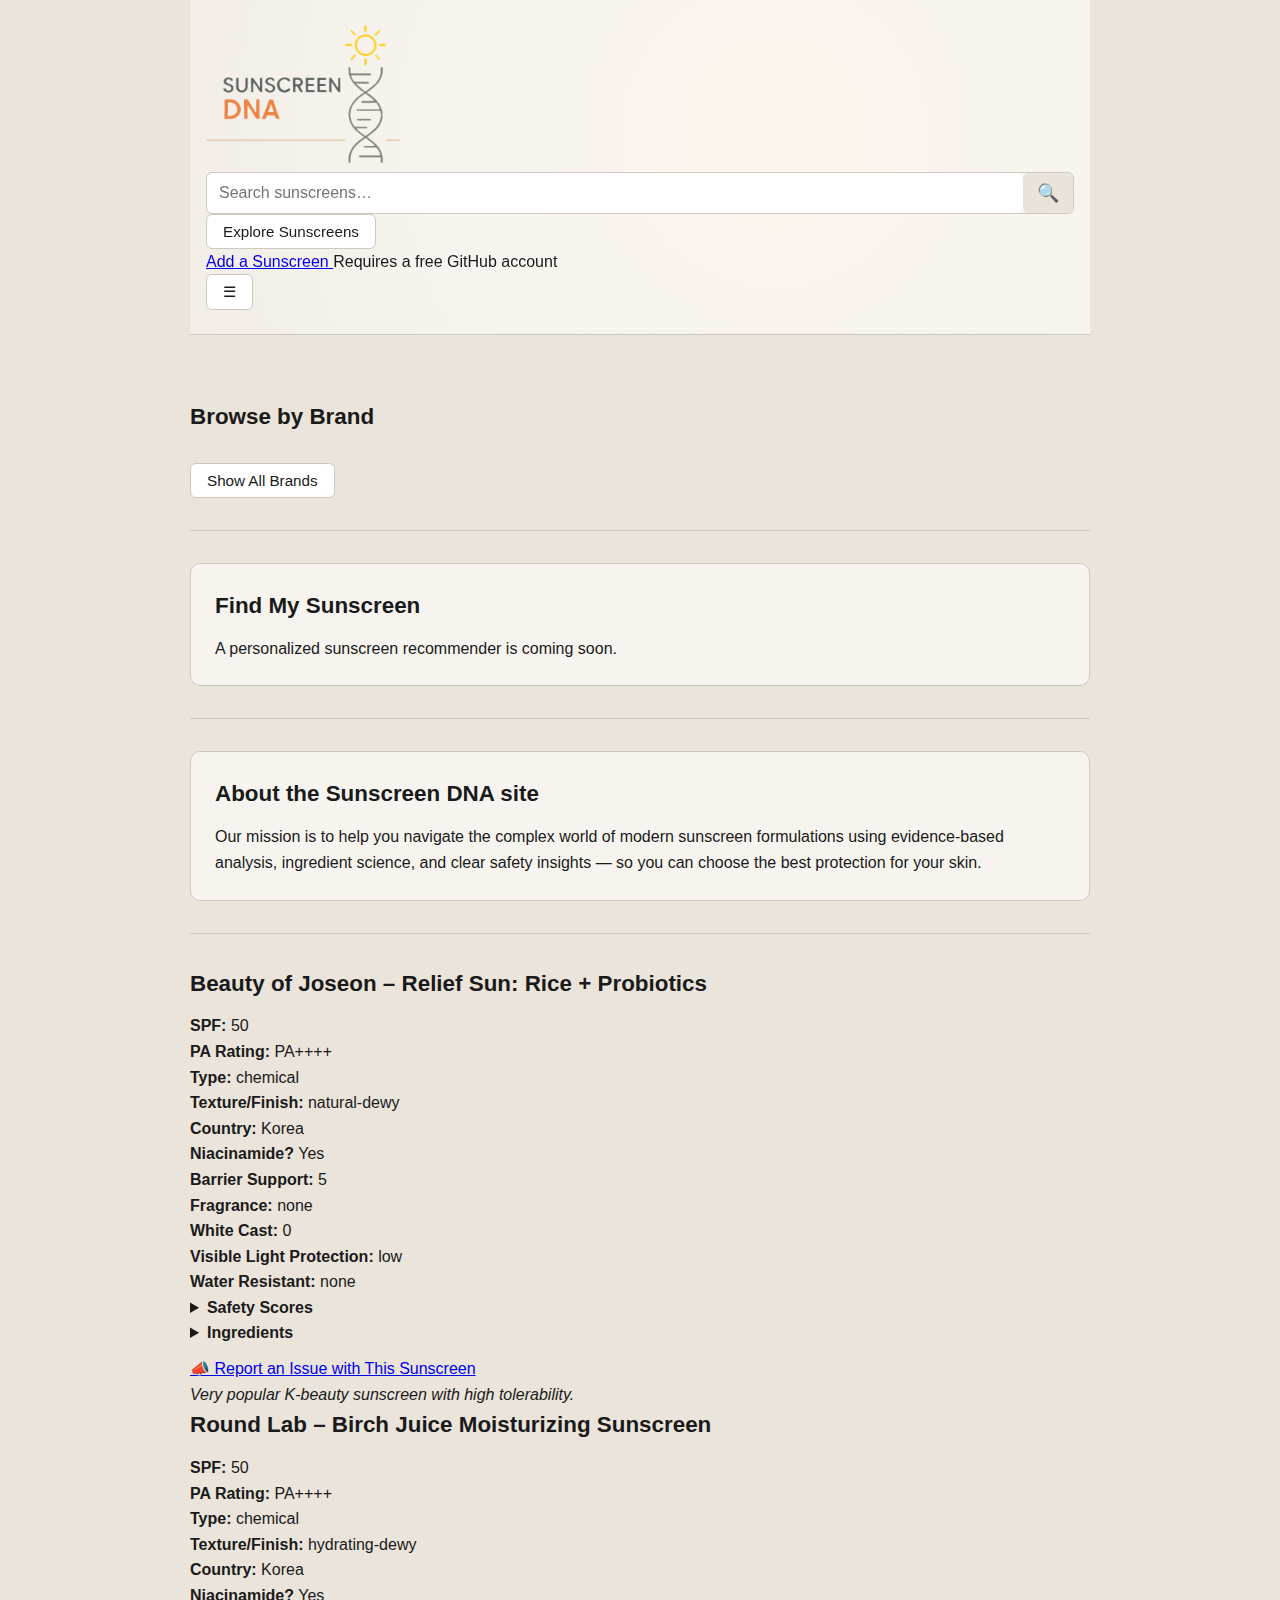
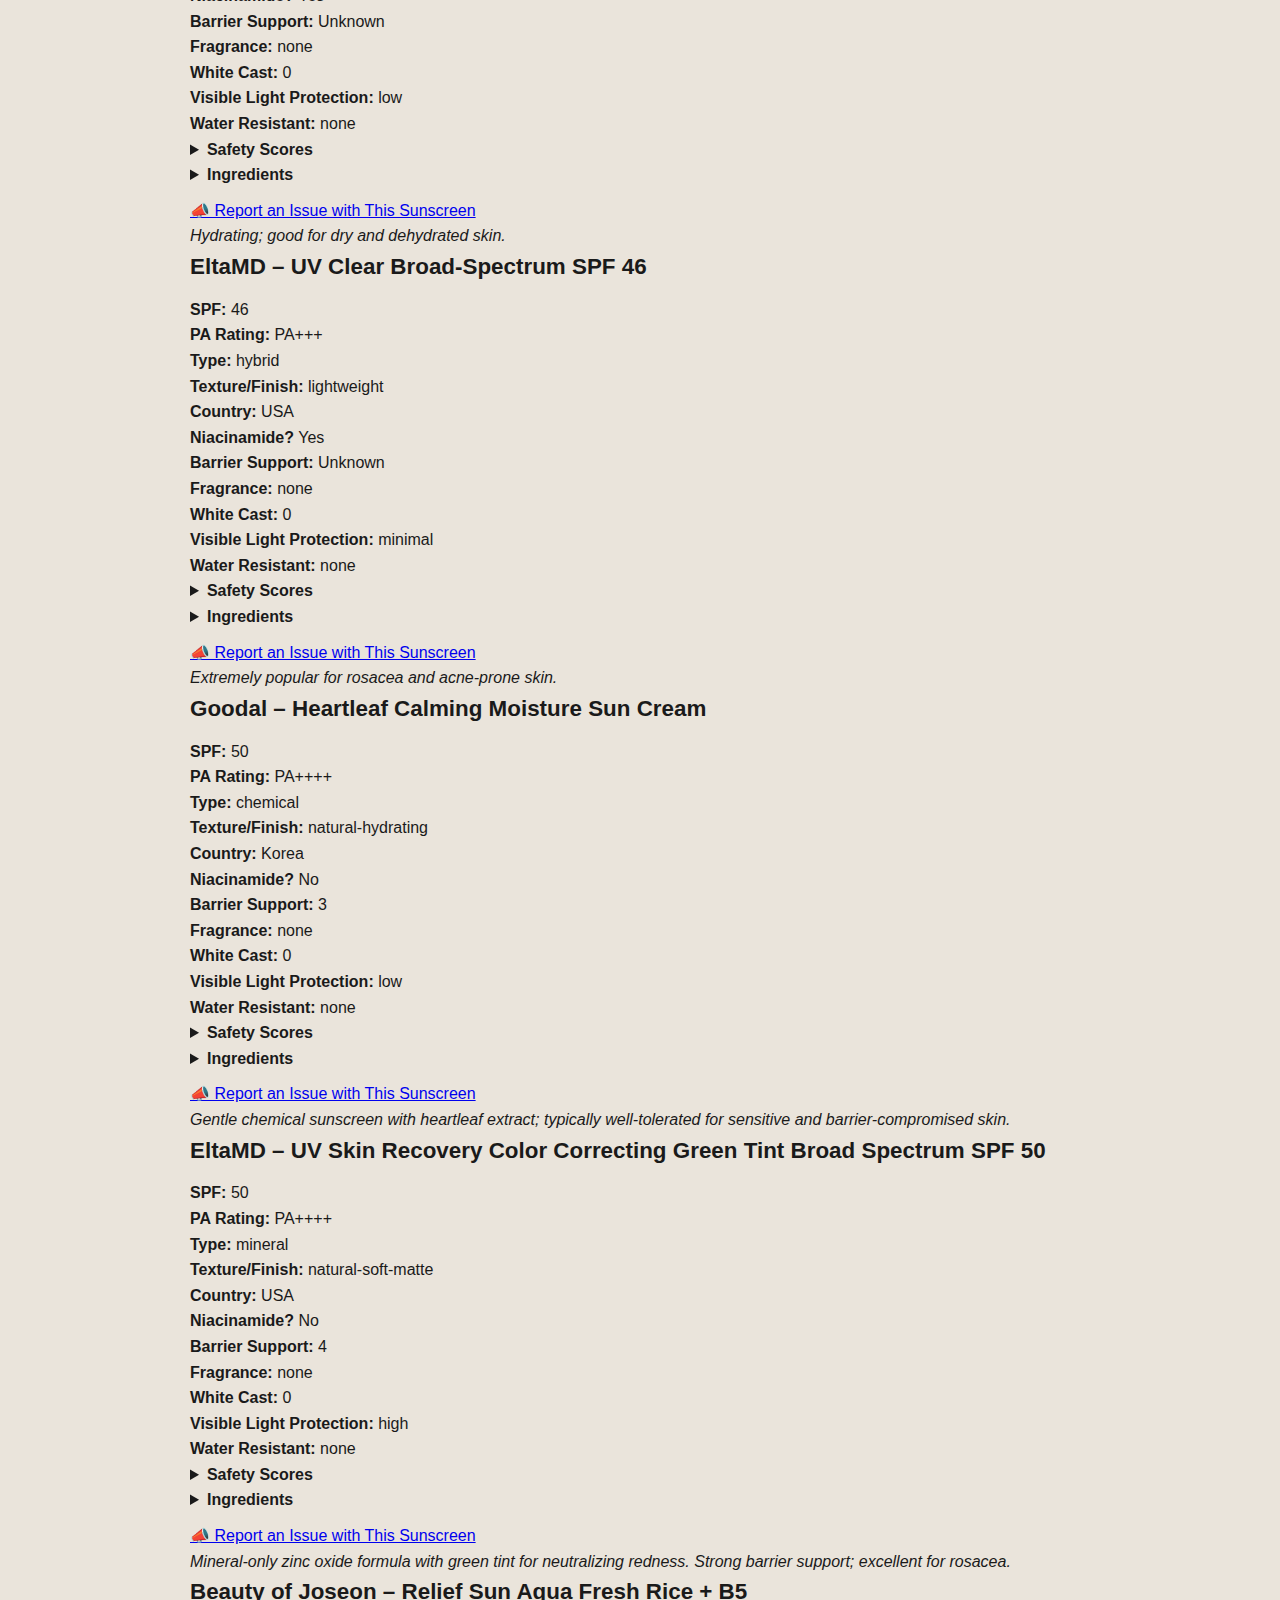
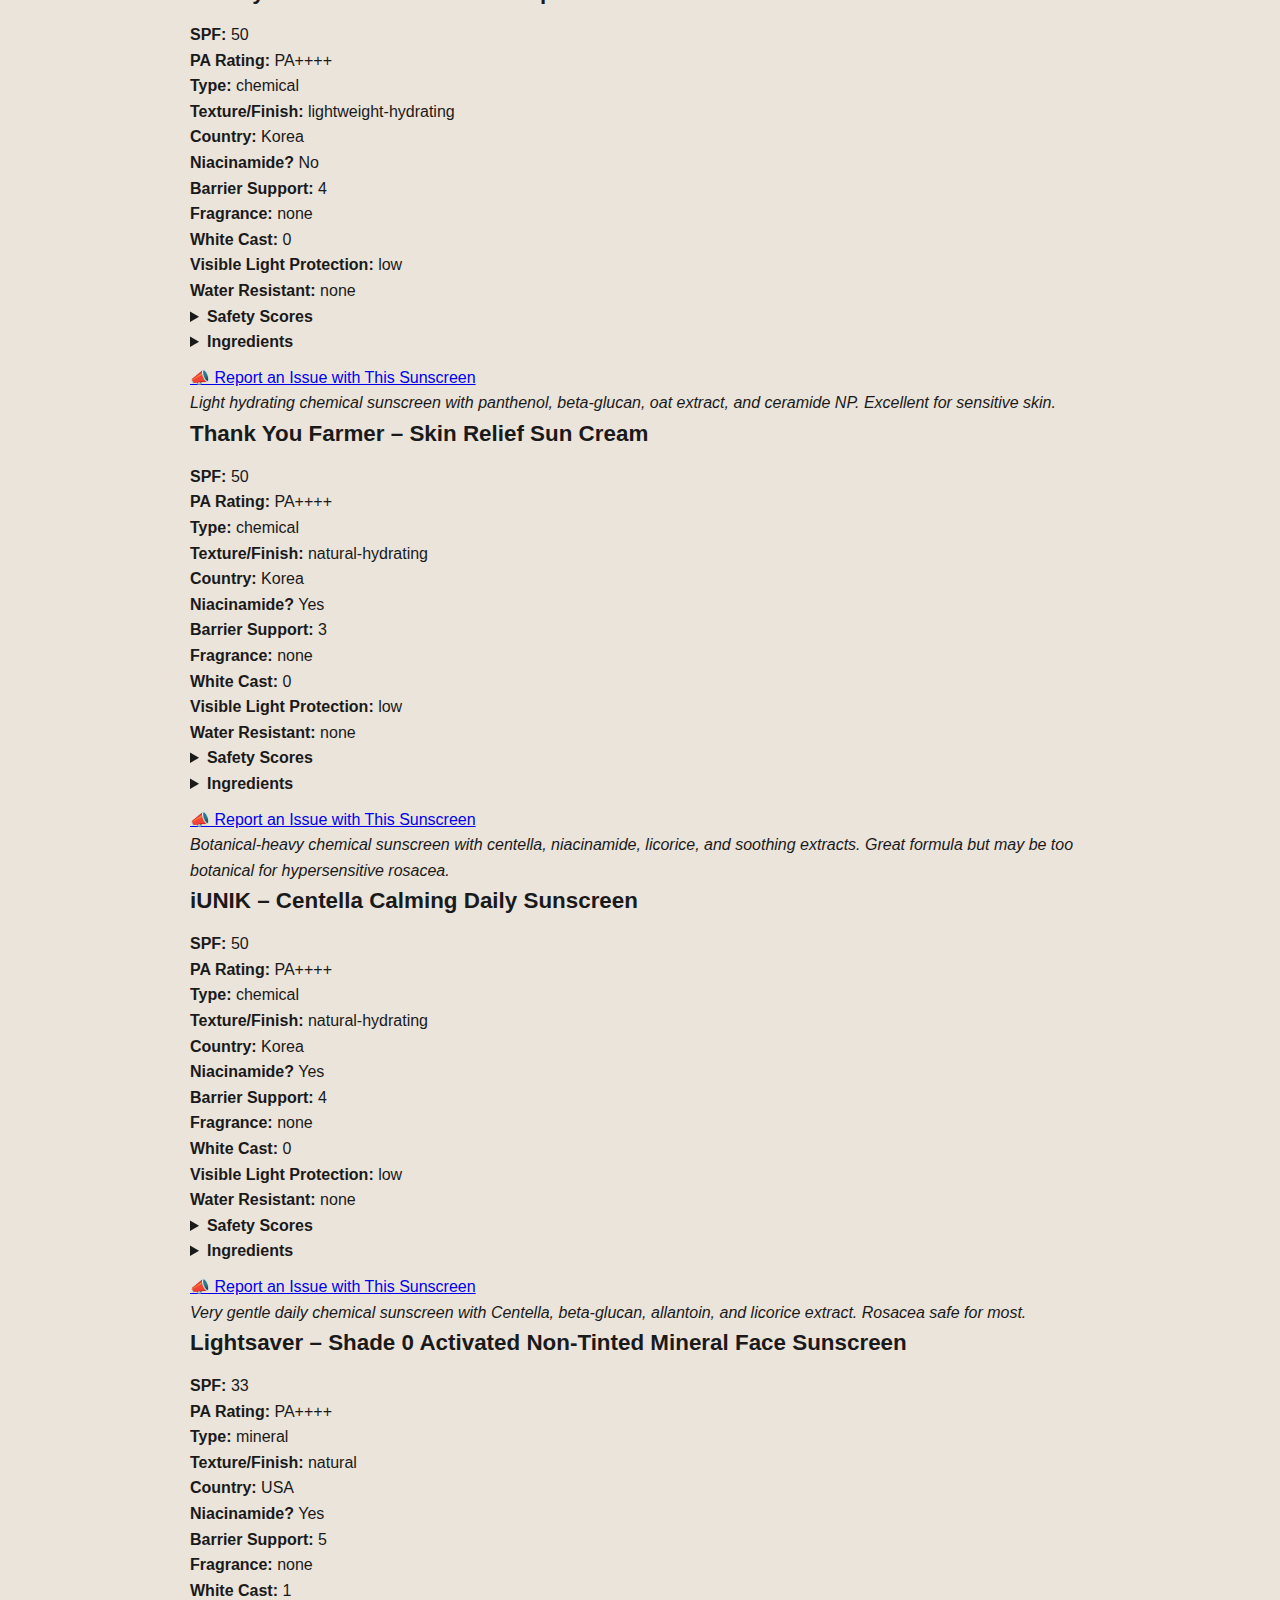
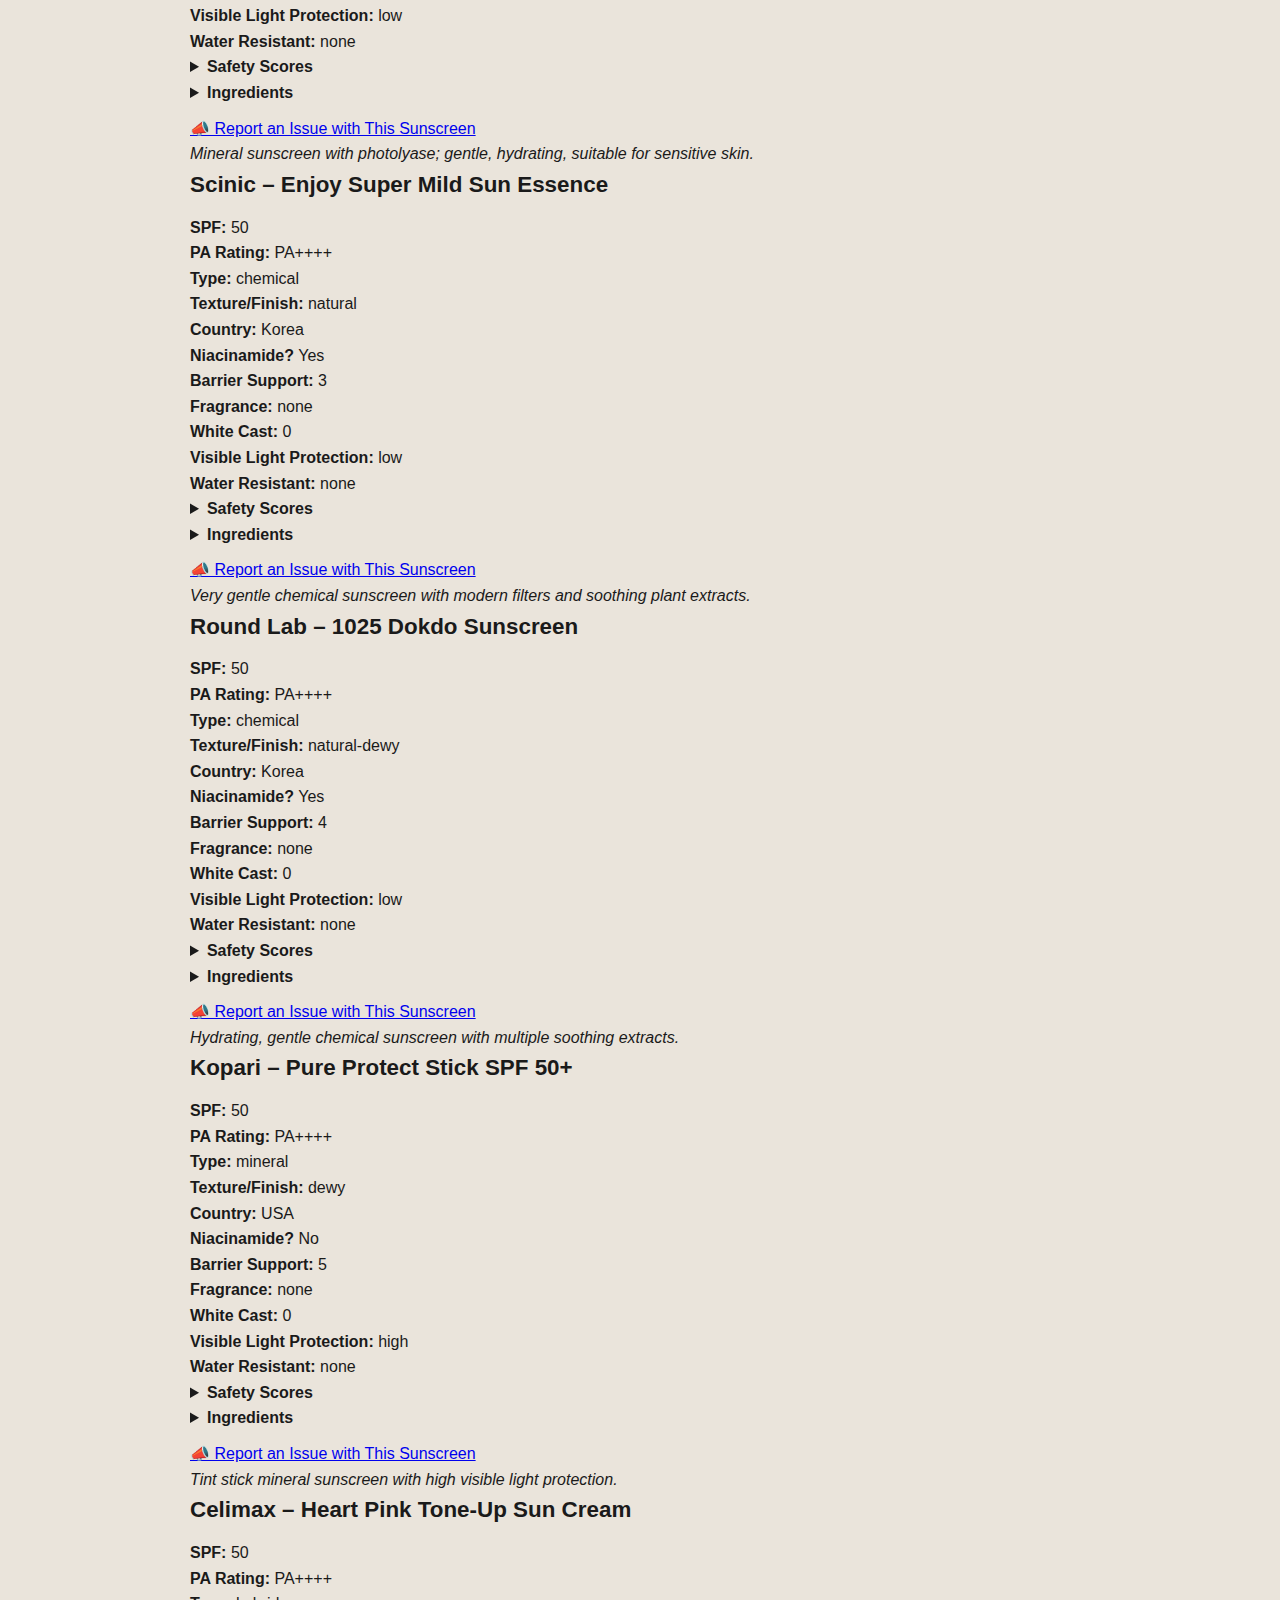
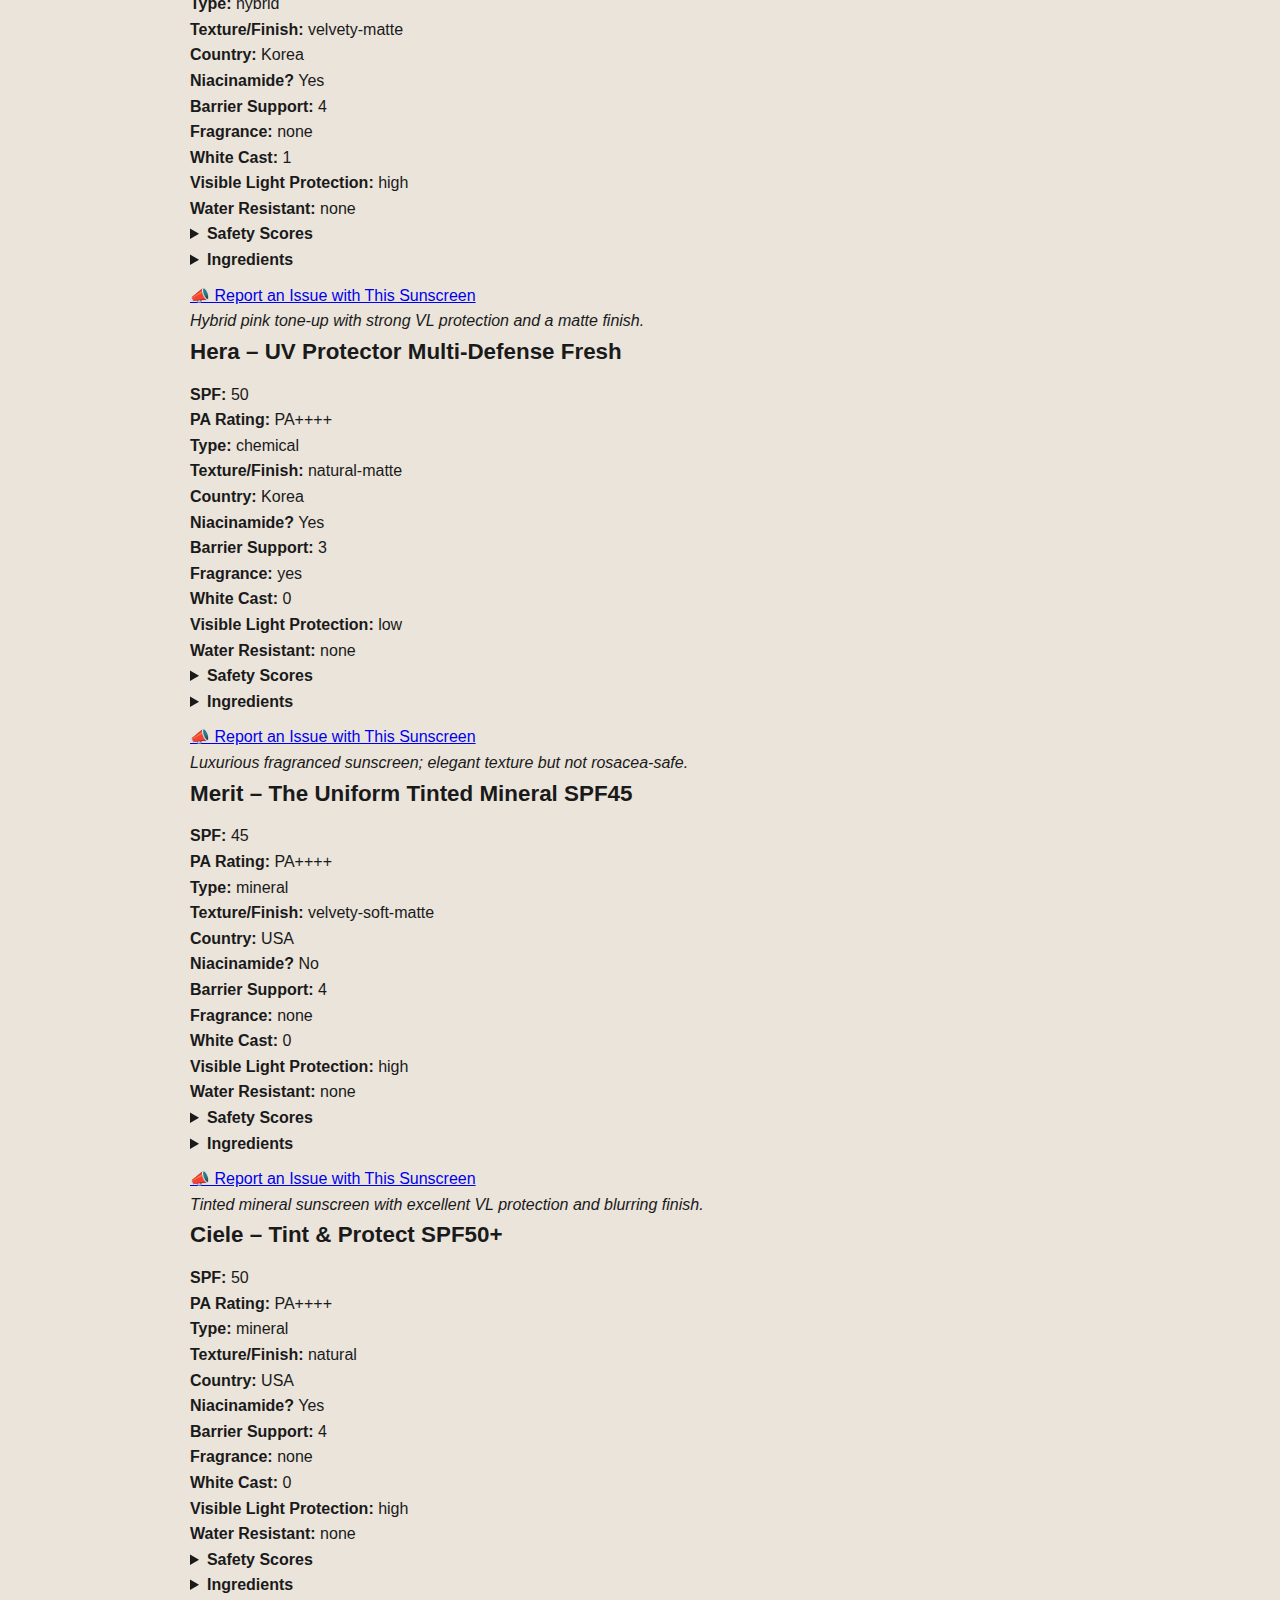
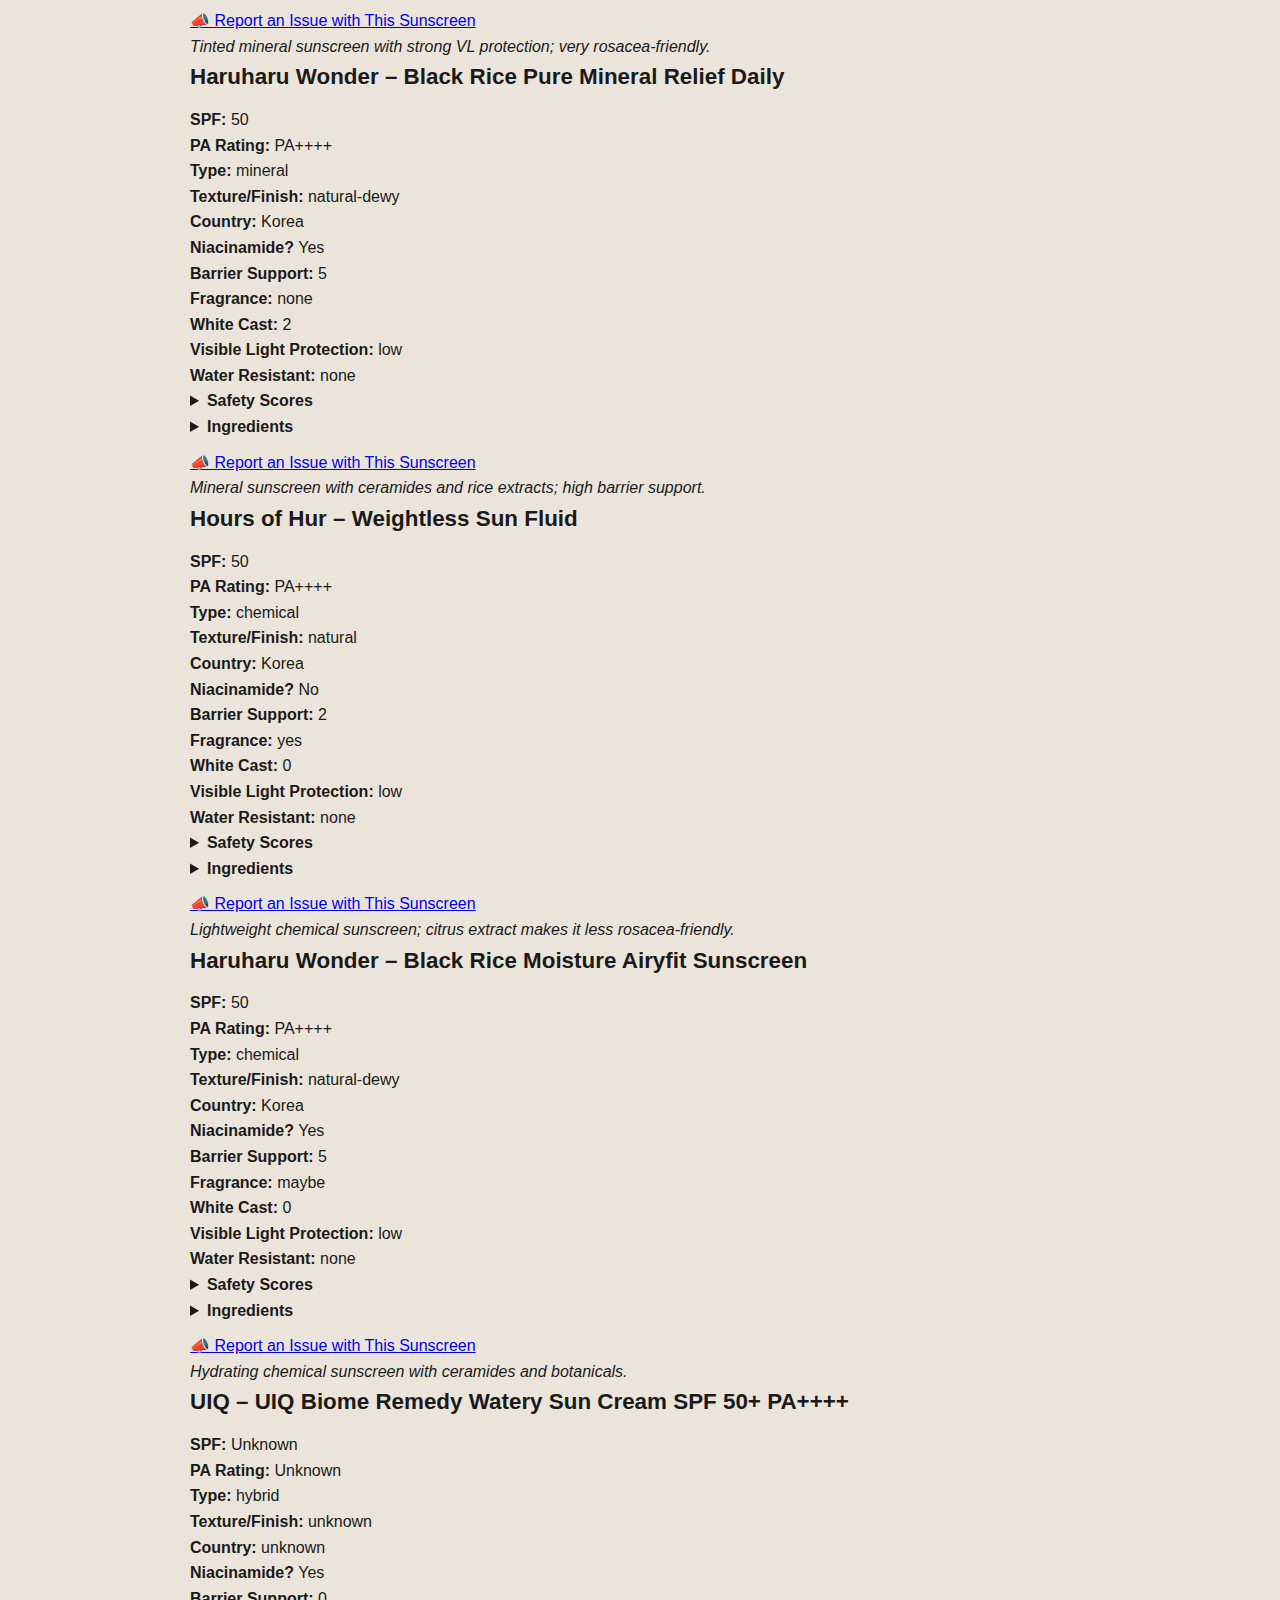
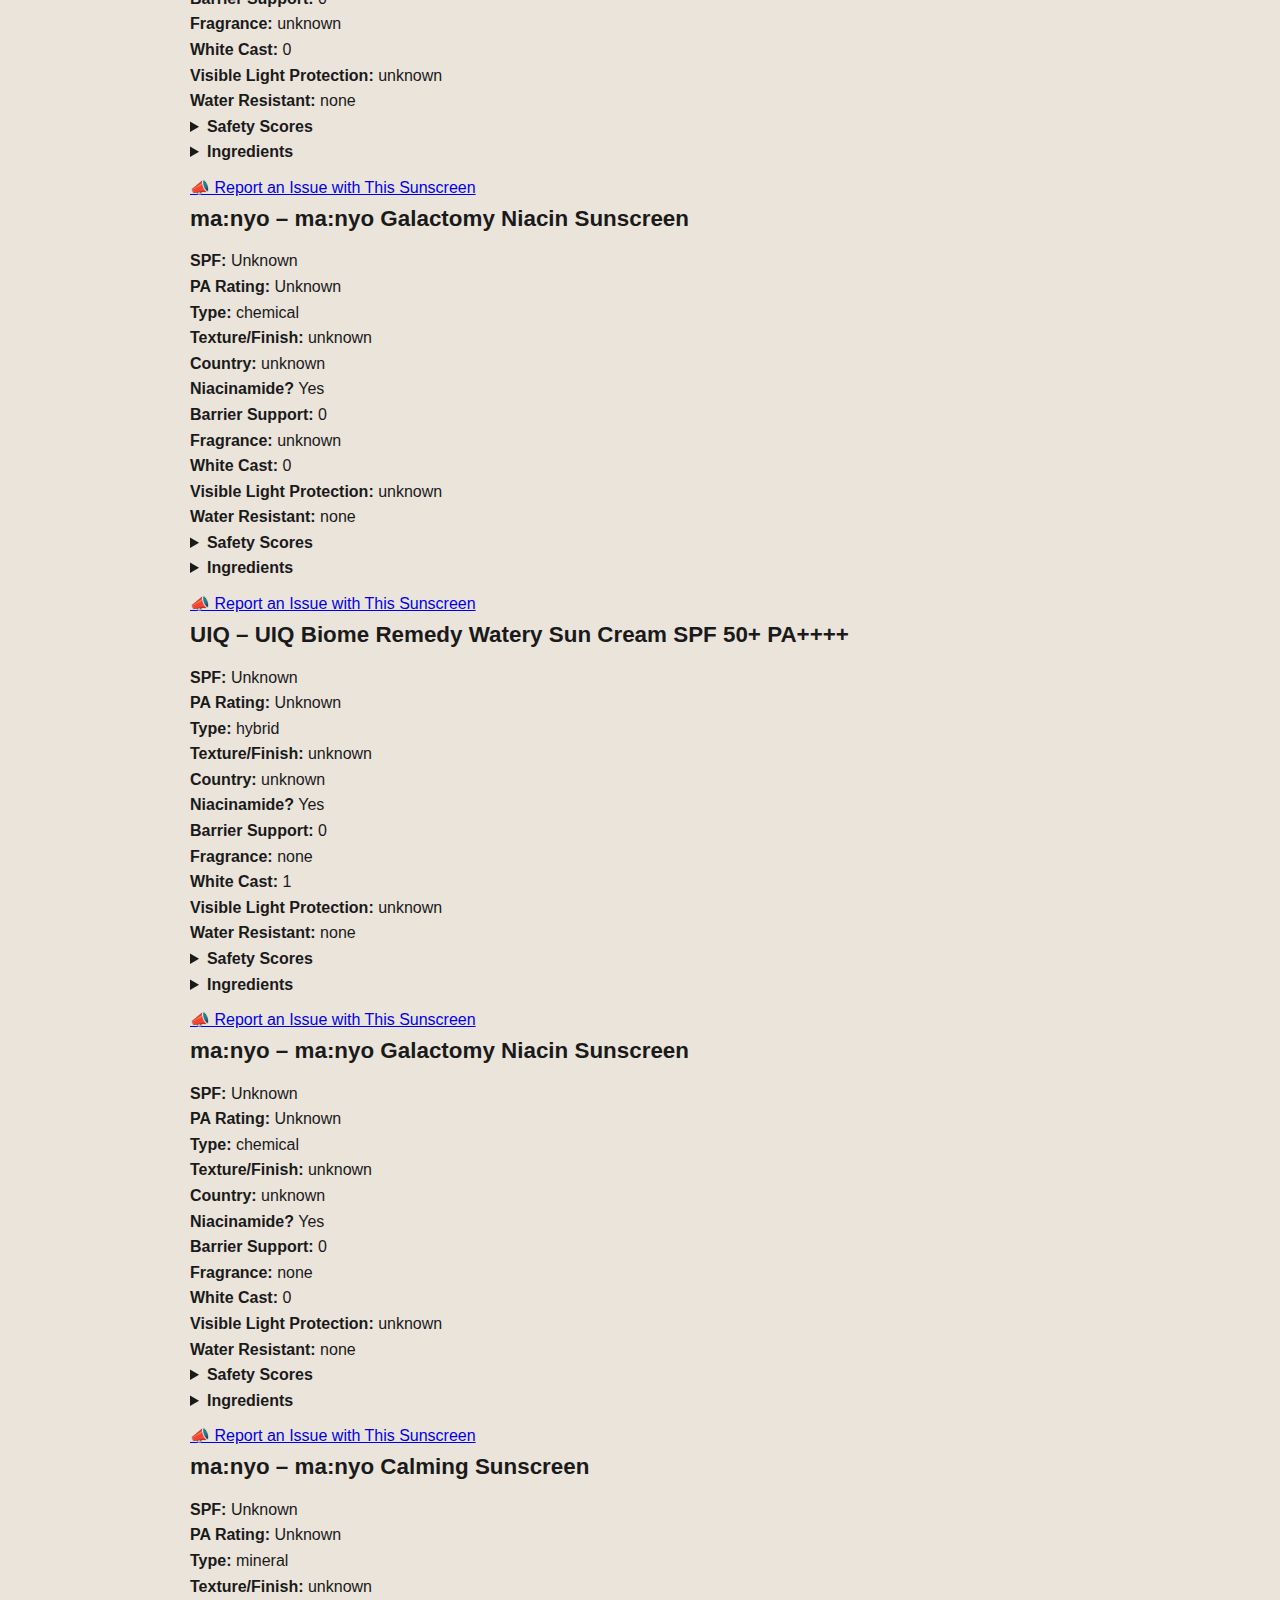
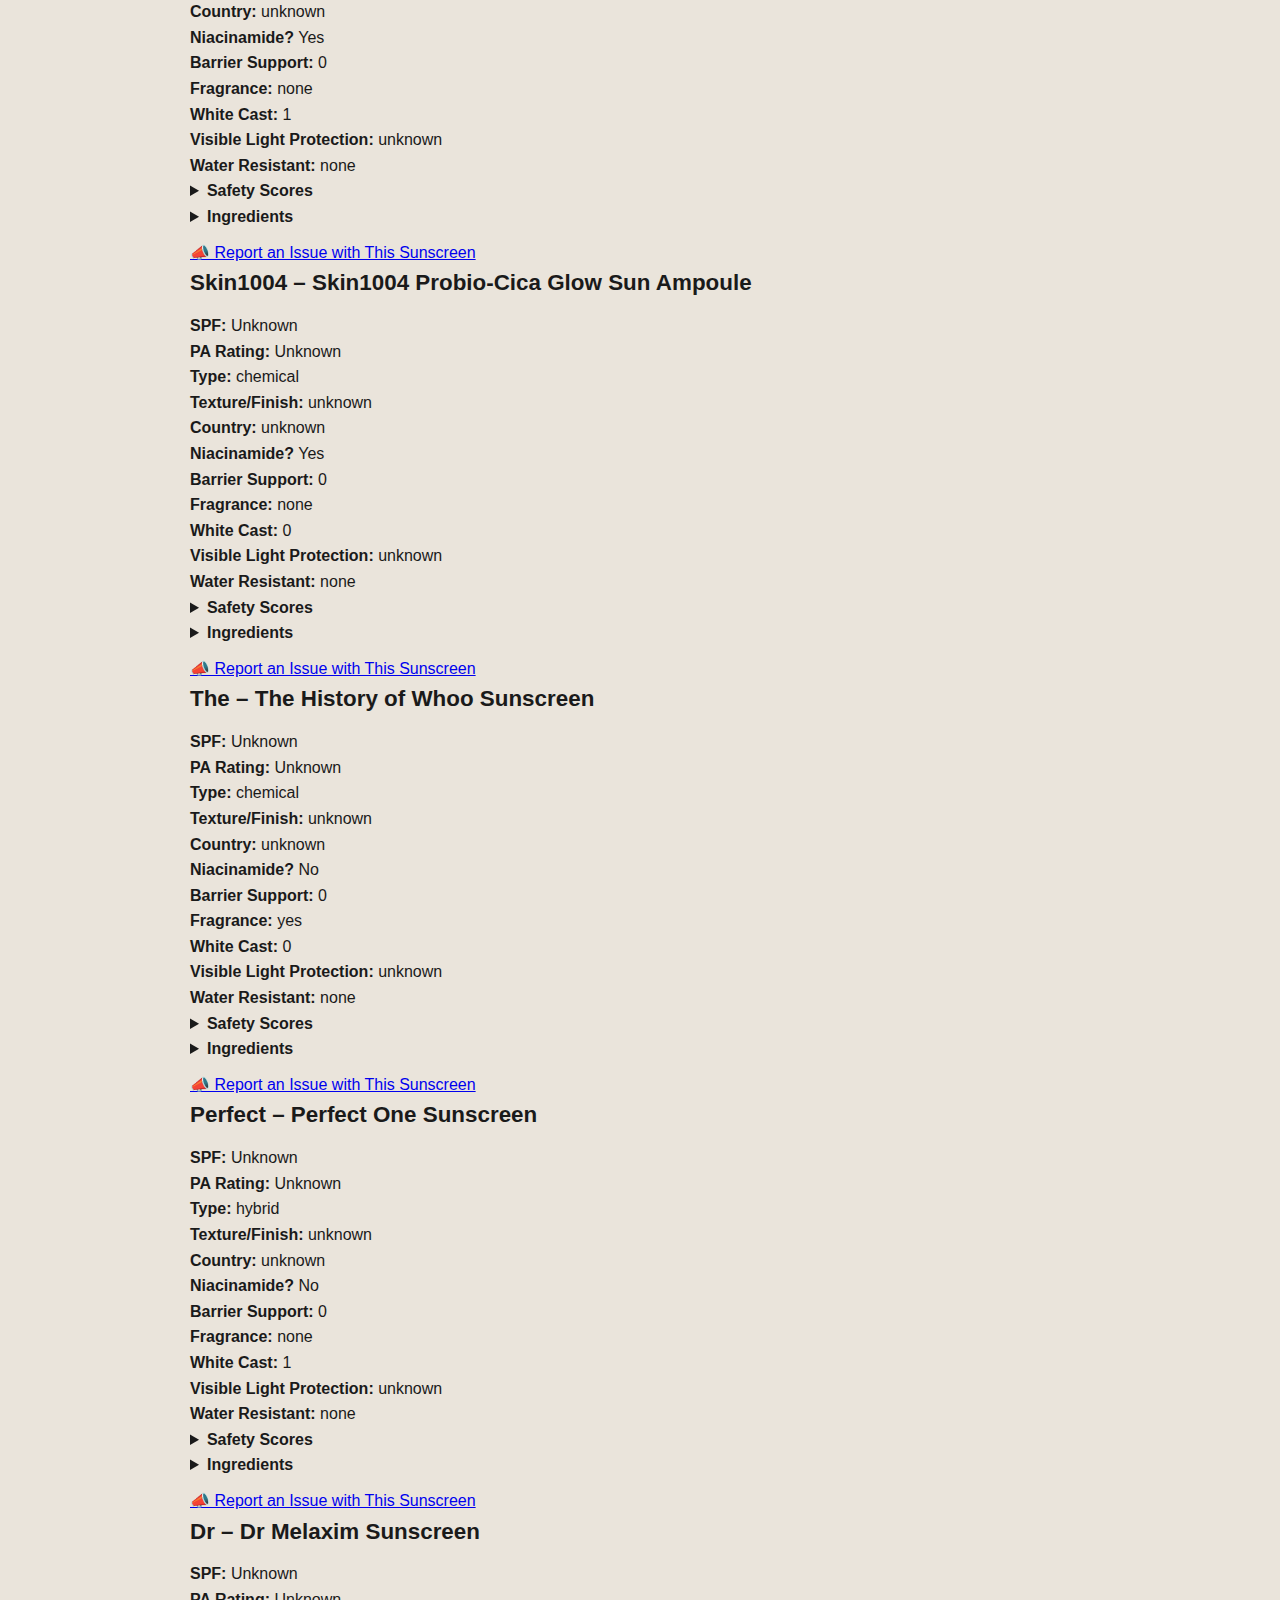
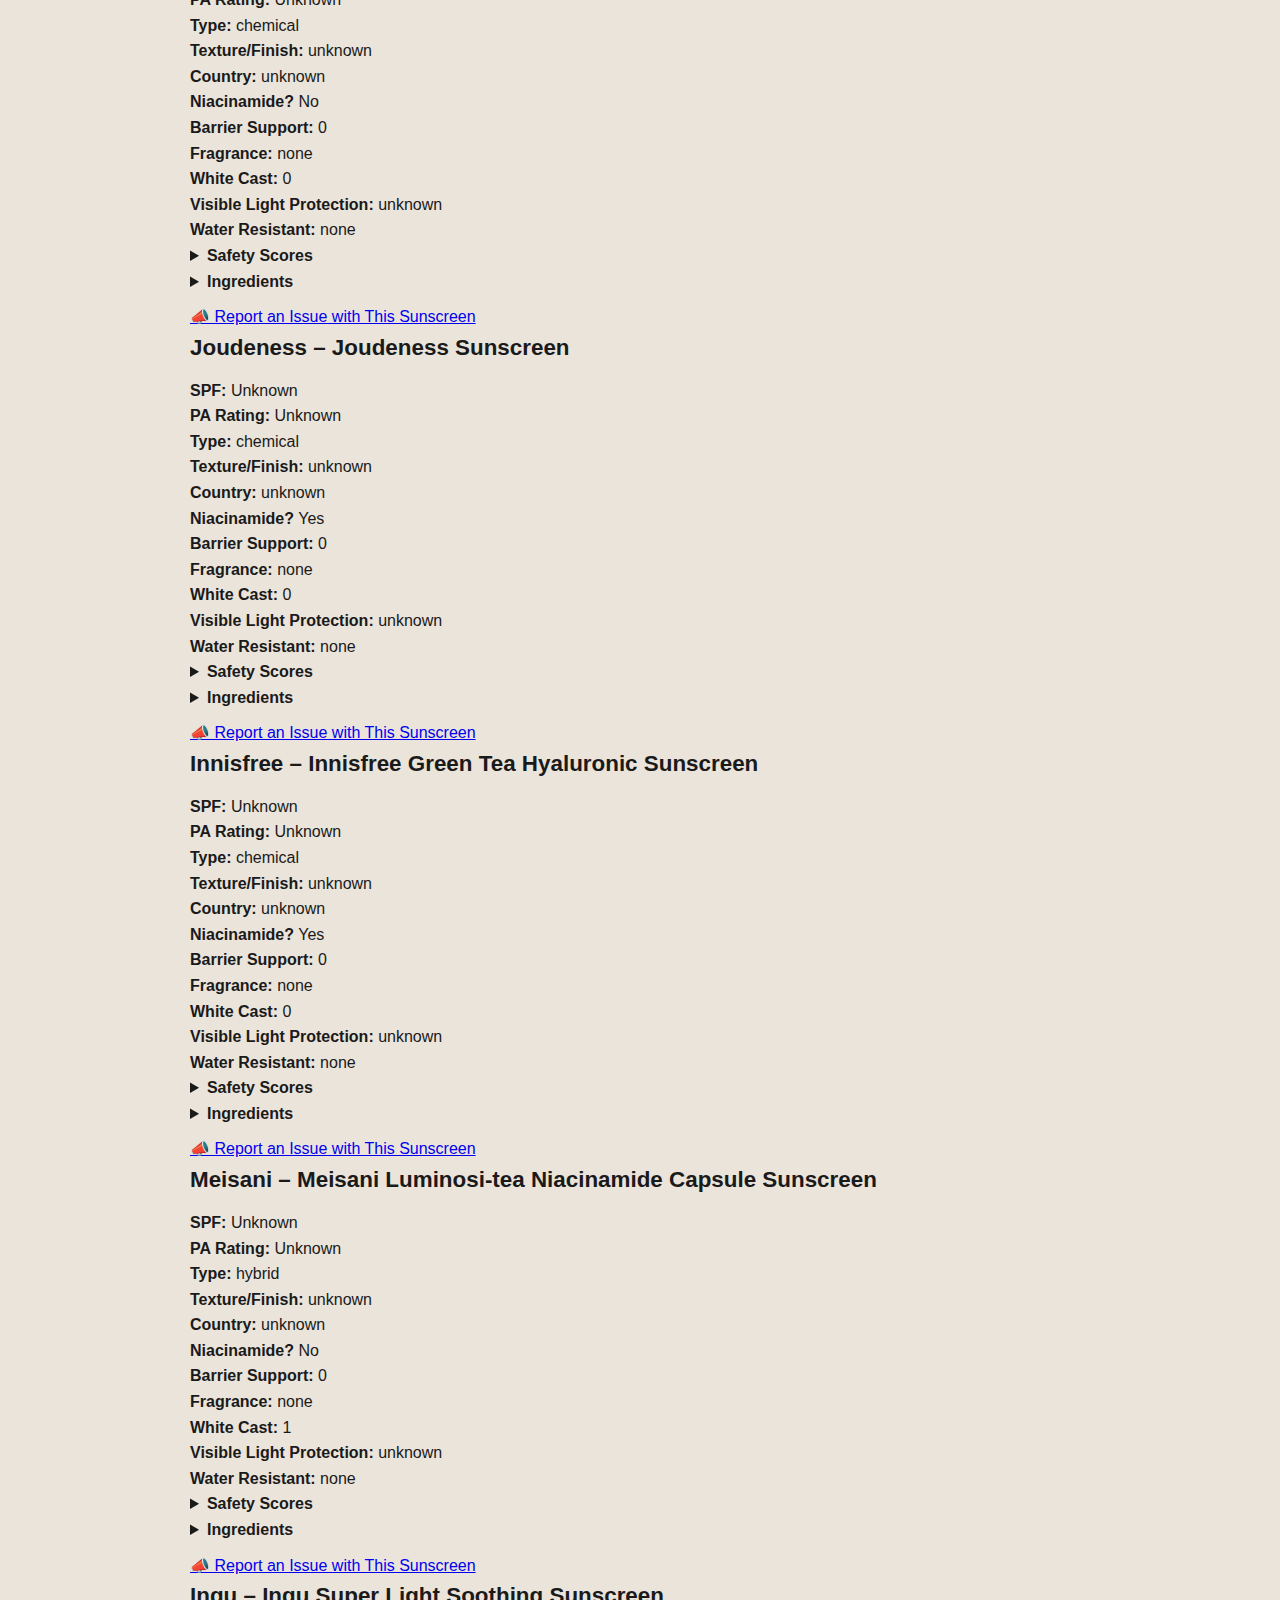
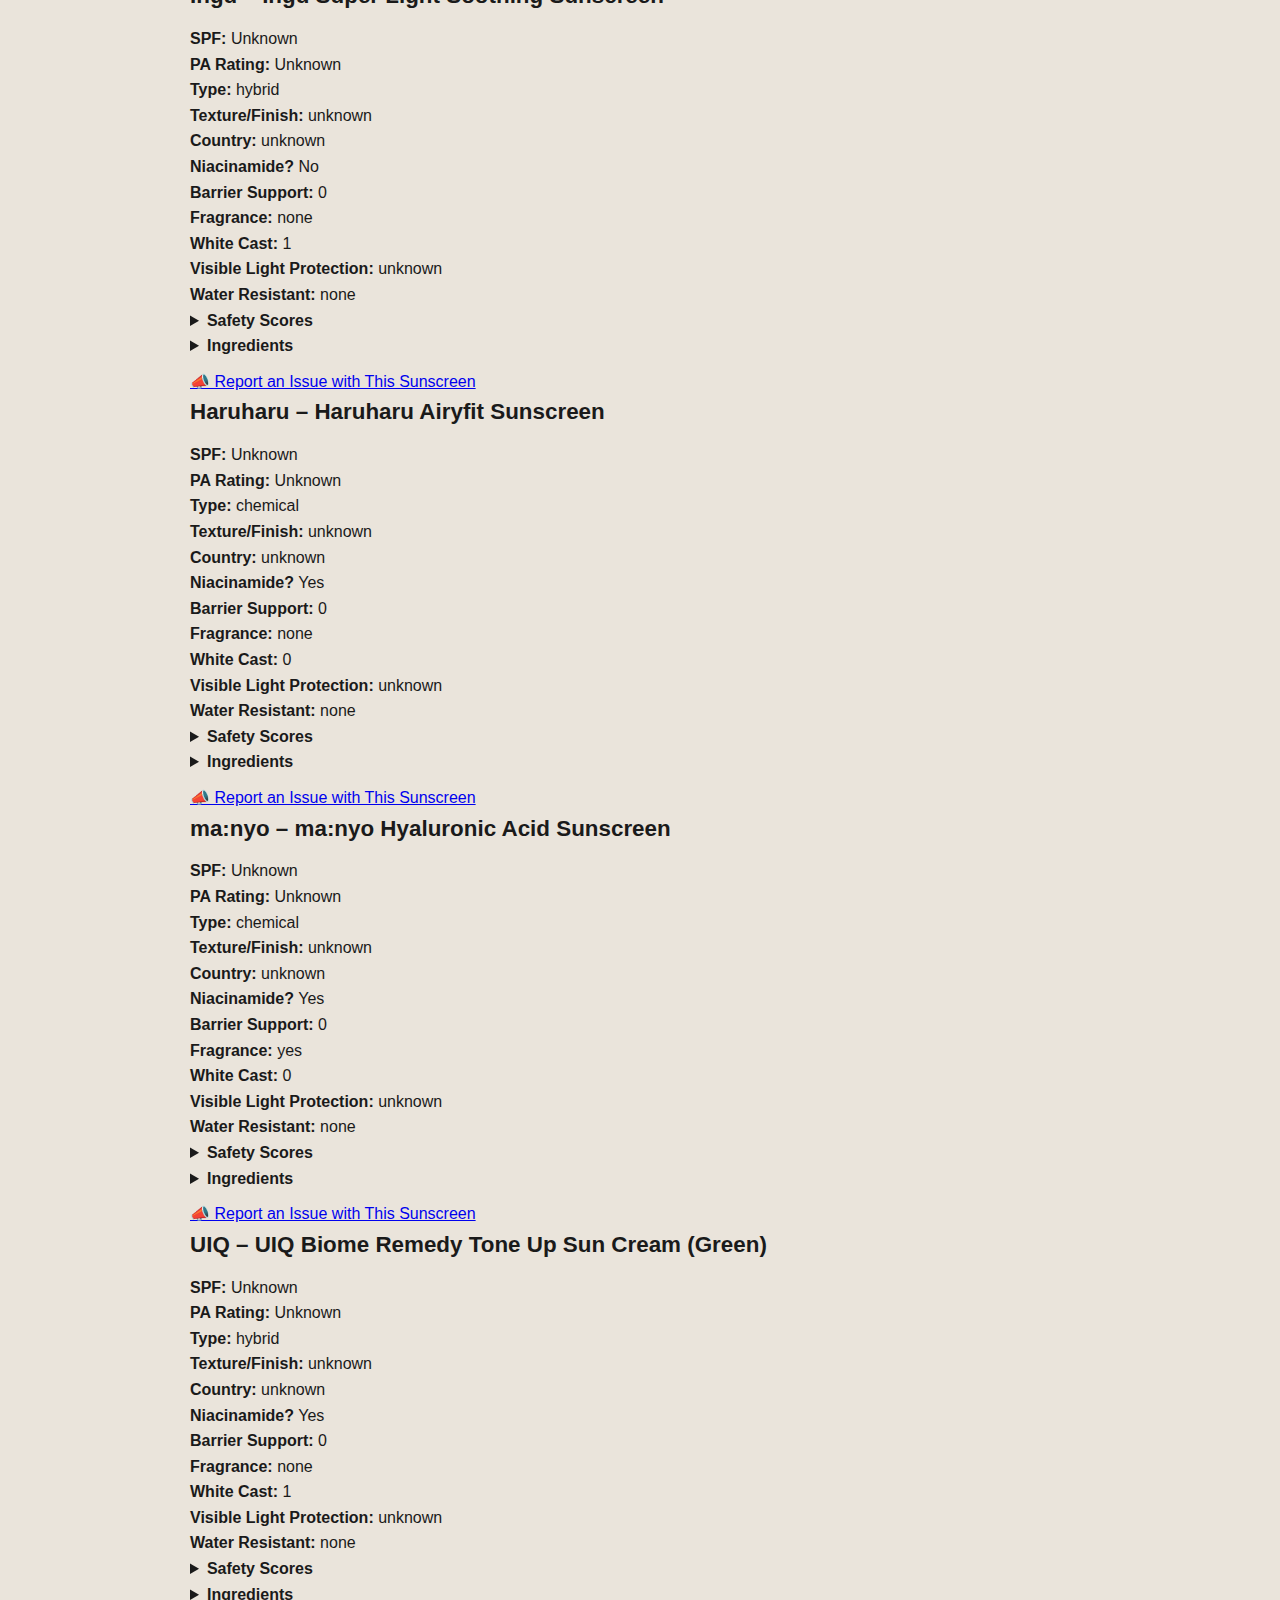
<file: index.html>
<!DOCTYPE html>
<html lang="en">
<head>
  <meta charset="UTF-8" />
  <title>Sunscreen DNA</title>

  <link rel="icon" type="image/png" href="images/favicon.png">
  <link rel="stylesheet" href="styles/global.css">

  <meta name="viewport" content="width=device-width, initial-scale=1.0">
</head>

<body>

  <!-- ==========================================
       SITE HEADER (Logo + Navigation)
       ========================================== -->
  <header class="site-header">
    <div class="header-inner">

      <!-- LOGO -->
      <img
        src="images/sunscreen-dna-logo-cropped.png"
        alt="Sunscreen DNA"
        class="site-logo"
      >

      <!-- PRIMARY NAVIGATION -->
      <nav class="site-nav">

        <!-- SEARCH -->
        <form id="site-search" action="searchresults.html" method="GET" class="search-bar">
          <input
            type="text"
            name="q"
            placeholder="Search sunscreens…"
            required
          />
          <button type="submit" aria-label="Search">🔍</button>
        </form>

        <!-- DROPDOWN -->
        <div class="dropdown">
          <button class="dropdown-btn menu-link">
            Explore Sunscreens
          </button>
          <div class="dropdown-content">
            <a href="all.html">All Sunscreens</a>
            <a href="brands.html">By Brand</a>
            <a href="types.html">By Filter Type</a>
            <a href="spf.html">By SPF Range</a>
            <a href="finish.html">By Finish</a>
            <a href="filters.html">UV Filter Encyclopedia</a>
          </div>
        </div>

        <!-- PRIMARY CTA -->
        <div class="cta-wrapper">
          <a
            href="https://github.com/sunscreendna/sunscreendna/issues/new?template=submit-a-sunscreen.yml"
            class="menu-link menu-link-primary"
            target="_blank"
            rel="noopener noreferrer"
            aria-label="Add a Sunscreen (requires free GitHub account)"
          >
            Add a Sunscreen
          </a>
          <span class="cta-note">
            Requires a free GitHub account
          </span>
        </div>

      </nav>

      <!-- HAMBURGER BUTTON (mobile) -->
      <button class="nav-toggle" aria-label="Open menu">
        ☰
      </button>

    </div>
  </header>

  <!-- ==========================================
       BROWSE BY BRAND — BRAND PILLS
       ========================================== -->
  <section class="section section-brands">
    <h2>Browse by Brand</h2>

    <div id="brand-pills" class="brand-grid">
      <!-- JS will populate brand pills here -->
    </div>

    <button id="showAllBrandsBtn" style="margin-top: 16px;">
      Show All Brands
    </button>

    <div
      id="allBrandGrid"
      class="brand-grid"
      style="display:none; margin-top:16px;"
    >
      <!-- JS will populate full brand list -->
    </div>
  </section>

  <!-- ==========================================
       RECOMMENDER PLACEHOLDER
       ========================================== -->
  <section class="section">
    <div class="recommender-box">
      <h2>Find My Sunscreen</h2>
      <p>A personalized sunscreen recommender is coming soon.</p>
    </div>
  </section>

  <!-- ==========================================
       ABOUT SECTION
       ========================================== -->
  <section class="section">
    <div class="about-box">
      <h2>About the Sunscreen DNA site</h2>
      <p>
        Our mission is to help you navigate the complex world of modern sunscreen
        formulations using evidence-based analysis, ingredient science, and clear
        safety insights — so you can choose the best protection for your skin.
      </p>
    </div>
  </section>

  <!-- ==========================================
       DYNAMIC OUTPUT AREA
       ========================================== -->
  <section class="section">
    <div id="results"></div>
  </section>

  <script src="script.js"></script>
</body>
</html>
</file>
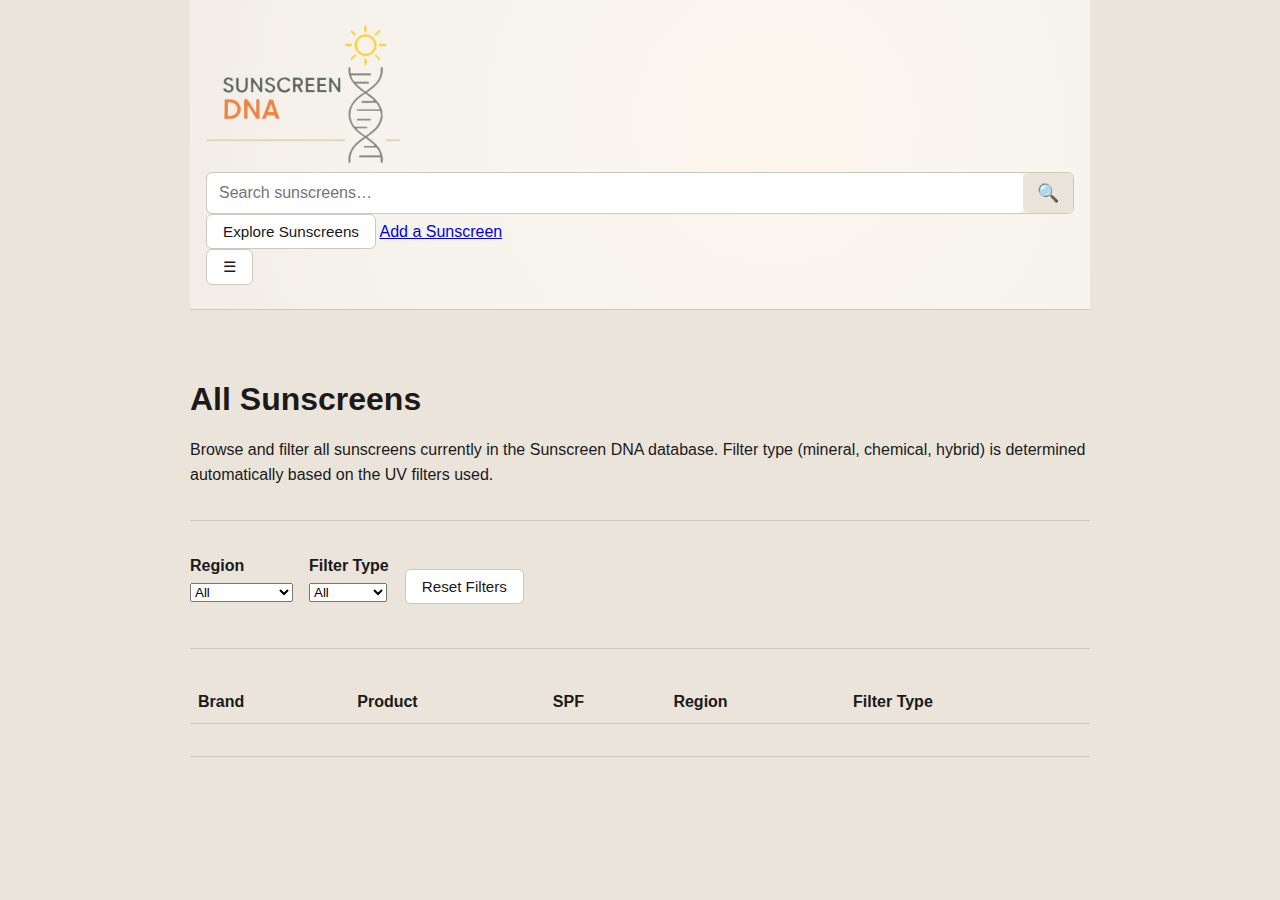
<file: all.html>
<!DOCTYPE html>
<html lang="en">
<head>
  <meta charset="UTF-8" />
  <title>All Sunscreens – Sunscreen DNA</title>

  <!-- Favicon -->
  <link rel="icon" type="image/png" href="images/favicon.png">

  <!-- Global stylesheet -->
  <link rel="stylesheet" href="styles/global.css">

  <meta name="viewport" content="width=device-width, initial-scale=1.0">
</head>

<body class="page-all">

  <!-- ==========================================
       SITE HEADER (Logo + Navigation)
       ========================================== -->
  <header class="site-header">
    <div class="header-inner">

      <!-- LOGO -->
      <img
        src="images/sunscreen-dna-logo-cropped.png"
        alt="Sunscreen DNA"
        class="site-logo"
      >

      <!-- PRIMARY NAVIGATION -->
      <nav class="site-nav">

        <!-- SEARCH -->
        <form
          id="site-search"
          action="searchresults.html"
          method="GET"
          class="search-bar"
        >
          <input
            type="text"
            name="q"
            placeholder="Search sunscreens…"
            required
          />
          <button type="submit" aria-label="Search">🔍</button>
        </form>

        <!-- DROPDOWN -->
        <div class="dropdown">
          <button class="dropdown-btn menu-link">
            Explore Sunscreens
          </button>
          <div class="dropdown-content">
            <a href="all.html">All Sunscreens</a>
            <a href="brands.html">By Brand</a>
            <a href="types.html">By Filter Type</a>
            <a href="spf.html">By SPF Range</a>
            <a href="finish.html">By Finish</a>
            <a href="filters.html">UV Filter Encyclopedia</a>
          </div>
        </div>

        <!-- PRIMARY CTA -->
        <a
          href="https://github.com/sunscreenlab/sunscreendna/issues/new?template=sunscreen-submission.yml"
          class="menu-link menu-link-primary"
          target="_blank"
          rel="noopener noreferrer"
        >
          Add a Sunscreen
        </a>

      </nav>

      <!-- HAMBURGER BUTTON -->
      <button class="nav-toggle" aria-label="Open menu">
        ☰
      </button>

    </div>
  </header>

  <!-- ==========================================
       PAGE HEADER
       ========================================== -->
  <section class="section">
    <h1>All Sunscreens</h1>
    <p>
      Browse and filter all sunscreens currently in the Sunscreen DNA database.
      Filter type (mineral, chemical, hybrid) is determined automatically based
      on the UV filters used.
    </p>
  </section>

  <!-- ==========================================
       FILTER BAR
       ========================================== -->
  <section class="section">
    <div style="display:flex; gap:16px; flex-wrap:wrap;">

      <!-- Region -->
      <div>
        <label for="regionFilter"><strong>Region</strong></label><br>
        <select id="regionFilter">
          <option value="">All</option>
          <option value="US">United States</option>
          <option value="EU">EU</option>
          <option value="Korea">Korea</option>
          <option value="Japan">Japan</option>
          <option value="Australia">Australia</option>
        </select>
      </div>

      <!-- Filter Type -->
      <div>
        <label for="typeFilter"><strong>Filter Type</strong></label><br>
        <select id="typeFilter">
          <option value="">All</option>
          <option value="Mineral">Mineral</option>
          <option value="Chemical">Chemical</option>
          <option value="Hybrid">Hybrid</option>
        </select>
      </div>

      <div style="align-self:flex-end;">
        <button id="resetFilters">Reset Filters</button>
      </div>

    </div>

    <p
      id="resultsSummary"
      style="margin-top:12px; color:var(--color-text-light);"
    ></p>
  </section>

  <!-- ==========================================
       RESULTS TABLE
       ========================================== -->
  <section class="section">
    <div style="overflow-x:auto;">
      <table style="width:100%; border-collapse:collapse;">
        <thead>
          <tr style="text-align:left; border-bottom:1px solid var(--color-border);">
            <th style="padding:8px;">Brand</th>
            <th style="padding:8px;">Product</th>
            <th style="padding:8px;">SPF</th>
            <th style="padding:8px;">Region</th>
            <th style="padding:8px;">Filter Type</th>
          </tr>
        </thead>
        <tbody id="resultsTable"></tbody>
      </table>
    </div>
  </section>

  <!-- ==========================================
       DATA + LOGIC
       ========================================== -->
  <script src="script.js"></script>

  <script>
    let allSunscreens = [];

    function applyFilters() {
      const region = document.getElementById("regionFilter").value;
      const type = document.getElementById("typeFilter").value;

      const filtered = allSunscreens.filter(s => {
        const derivedType = getFilterType(s.filters || []);
        return (!region || s.region === region) &&
               (!type || derivedType === type);
      });

      renderTable(filtered);
    }

    function renderTable(data) {
      const table = document.getElementById("resultsTable");
      table.innerHTML = "";

      data.forEach(s => {
        const filterType = getFilterType(s.filters || []);
        const row = document.createElement("tr");

        const sunscreenId = s.id;

        row.innerHTML =
          "<td style='padding:8px;'>" + (s.brand || "") + "</td>" +
          "<td style='padding:8px;'>" +
            "<a href='sunscreen.html?id=" + encodeURIComponent(sunscreenId) + "'>" +
              (s.name || s.product || "") +
            "</a>" +
          "</td>" +
          "<td style='padding:8px;'>" + (s.spf || "") + "</td>" +
          "<td style='padding:8px;'>" + (s.region || "") + "</td>" +
          "<td style='padding:8px;'>" + filterType + "</td>";

        table.appendChild(row);
      });

      document.getElementById("resultsSummary").textContent =
        "Showing " + data.length + " sunscreens";
    }

    document.getElementById("regionFilter").addEventListener("change", applyFilters);
    document.getElementById("typeFilter").addEventListener("change", applyFilters);

    document.getElementById("resetFilters").addEventListener("click", () => {
      document.getElementById("regionFilter").value = "";
      document.getElementById("typeFilter").value = "";
      applyFilters();
    });

    loadSunscreens().then(data => {
      allSunscreens = data || [];
      renderTable(allSunscreens);
    });
  </script>

</body>
</html>
</file>
<file: styles/global.css>
/* ==========================================================
   🌞 Sunscreen DNA — CANONICAL STYLESHEET
   Hybrid Minimal + Scientific / Dermatology UI
   ========================================================== */

/* ----------------------------------------------------------
   1. Reset / Normalize
---------------------------------------------------------- */
* {
  margin: 0;
  padding: 0;
  box-sizing: border-box;
}

/* ----------------------------------------------------------
   2. Design Tokens
---------------------------------------------------------- */
:root {
  --font-main: "Inter", "Segoe UI", Arial, sans-serif;

  /* Core palette */
  --color-bg: #EAE4DB;          /* sand beige */
  --color-bg-alt: #F7F4EF;      /* lighter beige */
  --color-border: #CFC8BF;      /* warm neutral border */
  --color-text: #1A1A1A;        /* primary text */
  --color-text-light: #6B6763;  /* muted text */

  /* Scientific blue system */
  --color-action: #2F6F9F;
  --color-action-hover: #245A80;
  --color-action-soft: #E5F0F8;
  --color-action-primary: #E9E3DA; /* softened primary for search */

  /* Spacing scale */
  --space-1: 4px;
  --space-2: 8px;
  --space-3: 12px;
  --space-4: 16px;
  --space-5: 24px;
  --space-6: 32px;
}

/* ----------------------------------------------------------
   3. Global Base Styles
---------------------------------------------------------- */
body {
  font-family: var(--font-main);
  background: var(--color-bg);
  color: var(--color-text);
  line-height: 1.6;
  max-width: 900px;
  margin: 0 auto;
}

.section {
  padding: var(--space-6) 0;
  border-bottom: 1px solid var(--color-border);
}

h1, h2, h3 {
  font-weight: 600;
  margin-bottom: var(--space-3);
}

h1 {
  font-size: 2rem;
}

h2 {
  font-size: 1.4rem;
}

/* ----------------------------------------------------------
   4. Inputs & Buttons (Neutral by Default)
---------------------------------------------------------- */
input[type="text"] {
  padding: var(--space-3);
  border-radius: 6px;
  border: 1px solid var(--color-border);
  width: 100%;
  font-size: 1rem;
}

button {
  padding: var(--space-2) var(--space-4);
  background: white;
  border: 1px solid var(--color-border);
  border-radius: 6px;
  color: var(--color-text);
  font-size: 0.95rem;
  cursor: pointer;
  transition: background 0.2s ease, border-color 0.2s ease;
}

button:hover {
  background: var(--color-action-soft);
  border-color: var(--color-action);
}

/* ----------------------------------------------------------
   5. Header / Navigation
---------------------------------------------------------- */
.site-header {
  background: radial-gradient(
    circle at 65% 40%,
    #FBF5EC 0%,
    #F7F4EF 55%,
    #F2EDE6 100%
  );
}

header {
  background: var(--color-bg);
  padding: var(--space-5) var(--space-4);
  border-bottom: 1px solid var(--color-border);
  margin-bottom: var(--space-6);
  position: sticky;
  top: 0;
  z-index: 999;
}

.nav-row {
  display: flex;
  align-items: center;
  gap: 12px;
  padding: 12px 20px;
  flex-wrap: wrap;
}

/* Unified nav control sizing */
.nav-row button,
.nav-row .dropdown-btn,
.nav-row .menu-link {
  height: 42px;
  padding: 0 16px;
  display: flex;
  align-items: center;
  border-radius: 6px;
  background: white;
  color: var(--color-text);
  border: 1px solid var(--color-border);
  font-size: 16px;
  font-weight: 500; /* ← ADD THIS */
  cursor: pointer;
}


/* 🔑 NAV LINKS SHOULD NOT LOOK LIKE TEXT LINKS */
.nav-row a,
.nav-row a:hover,
.nav-row a:visited {
  text-decoration: none;
}

/* ----------------------------------------------------------
   6. Search Bar (Primary Action)
---------------------------------------------------------- */
.search-bar {
  display: flex;
  align-items: center;
  border: 1px solid var(--color-border);
  border-radius: 6px;
  height: 42px;
  overflow: hidden;
}

.search-bar input {
  border: none;
  padding: 10px 12px;
  font-size: 16px;
  height: 100%;
}

.search-bar button {
  border: none;
  background: var(--color-action-primary);
  padding: 0 14px;
  height: 100%;
  display: flex;
  align-items: center;
  justify-content: center;
  color: #FFFFFF;
  font-size: 18px;
  font-weight: 700;
}

.search-bar button:hover {
  background: var(--color-action-hover);
}

/* Defensive icon targeting */
.search-bar button svg,
.search-bar button i {
  fill: #FFFFFF;
  color: #FFFFFF;
  opacity: 0.95;
}

/* ----------------------------------------------------------
   7. Dropdown Menu
---------------------------------------------------------- */
.dropdown {
  position: relative;
  display: inline-block;
}

.dropdown-btn {
  cursor: pointer;
}

.dropdown-content {
  display: none;
  position: absolute;
  background: white;
  min-width: 220px;
  border: 1px solid var(--color-border);
  border-radius: 6px;
  box-shadow: 0 4px 10px rgba(0,0,0,0.1);
  z-index: 1000;
}

.dropdown-content a {
  display: block;
  padding: 10px 14px;
  color: var(--color-text);
  text-decoration: none;
  font-size: 0.95rem;
}

.dropdown-content a:hover {
  background: var(--color-action-soft);
}

.dropdown:hover .dropdown-content {
  display: block;
}

/* ----------------------------------------------------------
   8. Hero Banner (Full Width)
---------------------------------------------------------- */
.section-hero {
  position: relative;
  left: 50%;
  right: 50%;
  width: 100vw;
  margin-left: -50vw;
  margin-right: -50vw;
  height: 180px;

  
  display: flex;
  flex-direction: column;
  justify-content: flex-end;
}

.section-hero-text {
  padding: var(--space-5);
  max-width: 900px;
  margin: 0 auto;
}

.site-logo {
  height: 140px;
  width: auto;
}

/* ----------------------------------------------------------
   9. Browse by Brand
---------------------------------------------------------- */
.section-brands {
  padding: var(--space-6) 0;
}

.brand-grid {
  display: flex;
  flex-wrap: wrap;
  gap: var(--space-2);
  margin-top: var(--space-2);
}

.brand-pill {
  padding: var(--space-2) var(--space-4);
  background: var(--color-bg-alt);
  border-radius: 6px;
  border: 1px solid var(--color-border);
  cursor: pointer;
  transition: all 0.2s ease;
}

.brand-pill:hover {
  background: var(--color-action-soft);
  border-color: var(--color-action);
}

/* ----------------------------------------------------------
   10. Cards / Boxes
---------------------------------------------------------- */
.card {
  border: 1px solid var(--color-border);
  background: var(--color-bg-alt);
  padding: var(--space-4);
  border-radius: 10px;
}

.recommender-box,
.about-box {
  border: 1px solid var(--color-border);
  background: var(--color-bg-alt);
  padding: var(--space-5);
  border-radius: 10px;
}

/* ----------------------------------------------------------
   11. Legacy / Supporting Elements
---------------------------------------------------------- */
.brand-list a {
  color: var(--color-action);
  font-weight: 600;
  text-decoration: none;
}

.brand-list a:hover {
  color: var(--color-action-hover);
  text-decoration: underline;
}

.quiz-placeholder {
  margin: 25px 0 35px;
  padding: 18px 20px;
  background: var(--color-bg-alt);
  border-left: 4px solid var(--color-action);
  border-radius: 6px;
}

/* ----------------------------------------------------------
   12. Search Results
---------------------------------------------------------- */

.result-title a {
  color: var(--color-accent);
  text-decoration: none;
  font-weight: 700;
}

.result-title a:hover {
  text-decoration: underline;
}

.result-title a:focus-visible {
  outline: 2px solid var(--color-accent);
  outline-offset: 3px;
}
.result-title a::after {
  content: " ↗";
  font-weight: normal;
  font-size: 0.9em;
  opacity: 0.6;
}

.result-card {
  border: 1px solid var(--color-border);
  background: var(--color-bg-alt);
  padding: 18px;
  margin: 14px 0;
  border-radius: 10px;
  transition: box-shadow 0.2s ease;
}

.result-card:hover {
  box-shadow: 0px 4px 10px rgba(0,0,0,0.08);
}

.result-meta {
  margin: 4px 0;
  font-size: 0.95rem;
}
</file>
